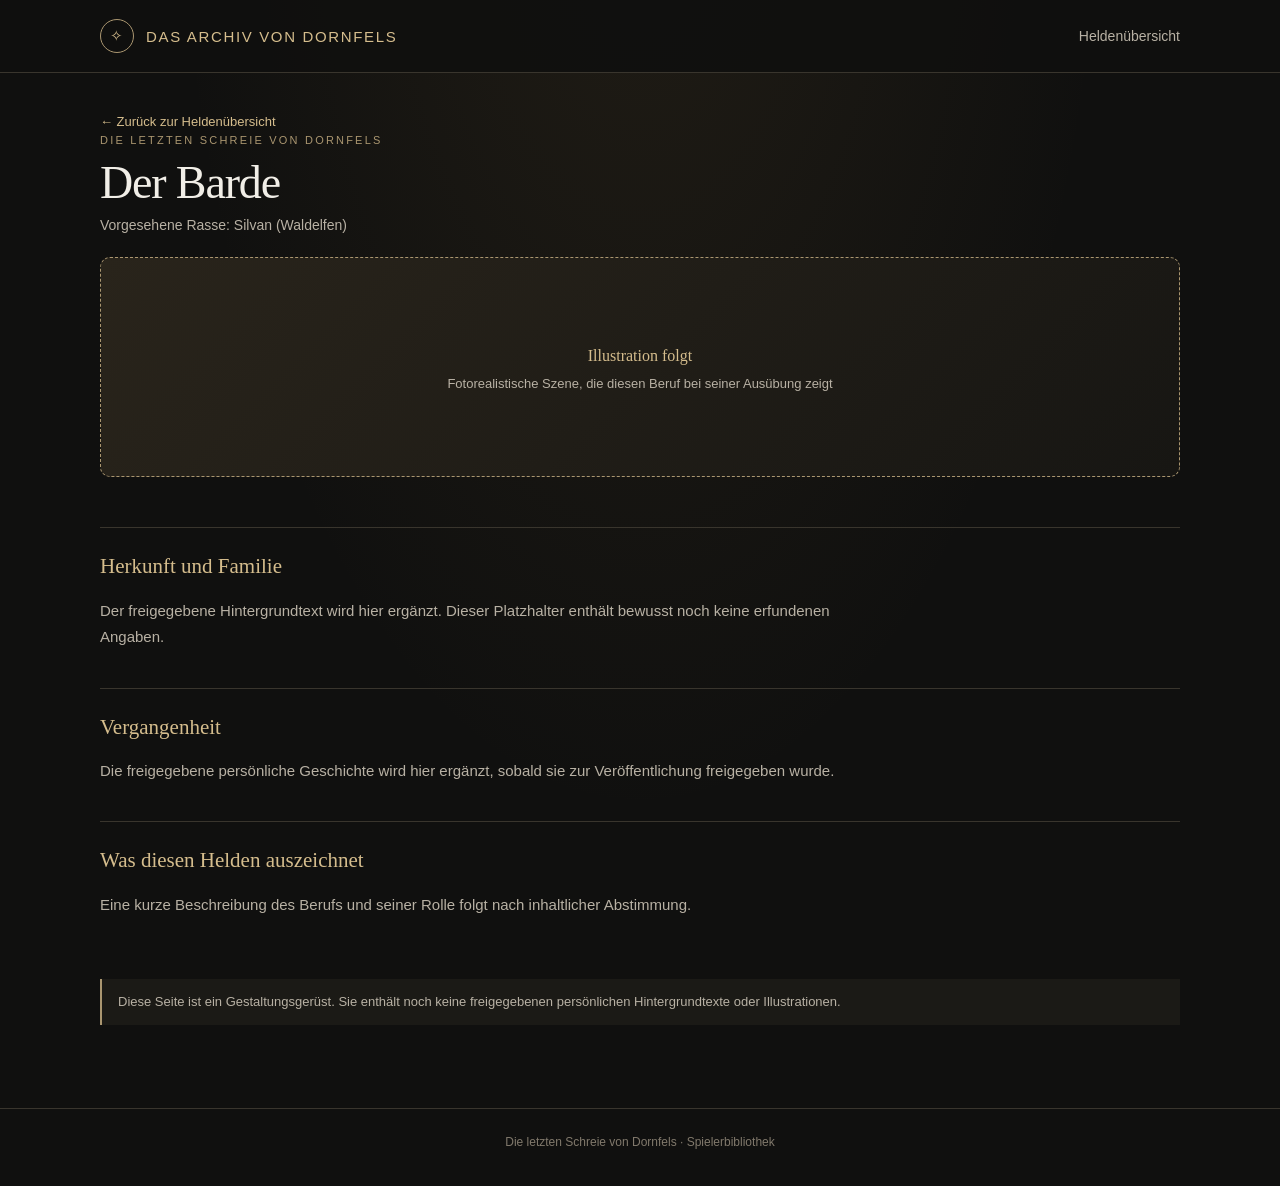
<file: charaktere/barde.html>
<!doctype html>
<html lang="de"><head><meta charset="utf-8"><meta name="viewport" content="width=device-width, initial-scale=1"><meta name="theme-color" content="#11100e"><title>Der Barde – Die Helden von Dornfels</title><link rel="stylesheet" href="../assets/site.css"></head>
<body><header><div class="wrap topbar"><a class="brand" href="../"><span class="brand-mark">✧</span><span>Das Archiv von Dornfels</span></a><nav><a href="../#hauptauswahl">Heldenübersicht</a></nav></div></header>
<main class="wrap"><section class="page-hero"><a class="back" href="../">← Zurück zur Heldenübersicht</a><div class="eyebrow">Die letzten Schreie von Dornfels</div><h1>Der Barde</h1><div class="race-label">Vorgesehene Rasse: Silvan (Waldelfen)</div>
<div class="image-placeholder" role="img" aria-label="Platzhalter für eine fotorealistische Berufsszene"><div>Illustration folgt<span>Fotorealistische Szene, die diesen Beruf bei seiner Ausübung zeigt</span></div></div>
</section>
<section class="content-section"><h2>Herkunft und Familie</h2><p>Der freigegebene Hintergrundtext wird hier ergänzt. Dieser Platzhalter enthält bewusst noch keine erfundenen Angaben.</p></section>
<section class="content-section"><h2>Vergangenheit</h2><p>Die freigegebene persönliche Geschichte wird hier ergänzt, sobald sie zur Veröffentlichung freigegeben wurde.</p></section>
<section class="content-section"><h2>Was diesen Helden auszeichnet</h2><p>Eine kurze Beschreibung des Berufs und seiner Rolle folgt nach inhaltlicher Abstimmung.</p></section>
<p class="notice">Diese Seite ist ein Gestaltungsgerüst. Sie enthält noch keine freigegebenen persönlichen Hintergrundtexte oder Illustrationen.</p>
</main><footer><div class="wrap">Die letzten Schreie von Dornfels · Spielerbibliothek</div></footer></body></html>
</file>
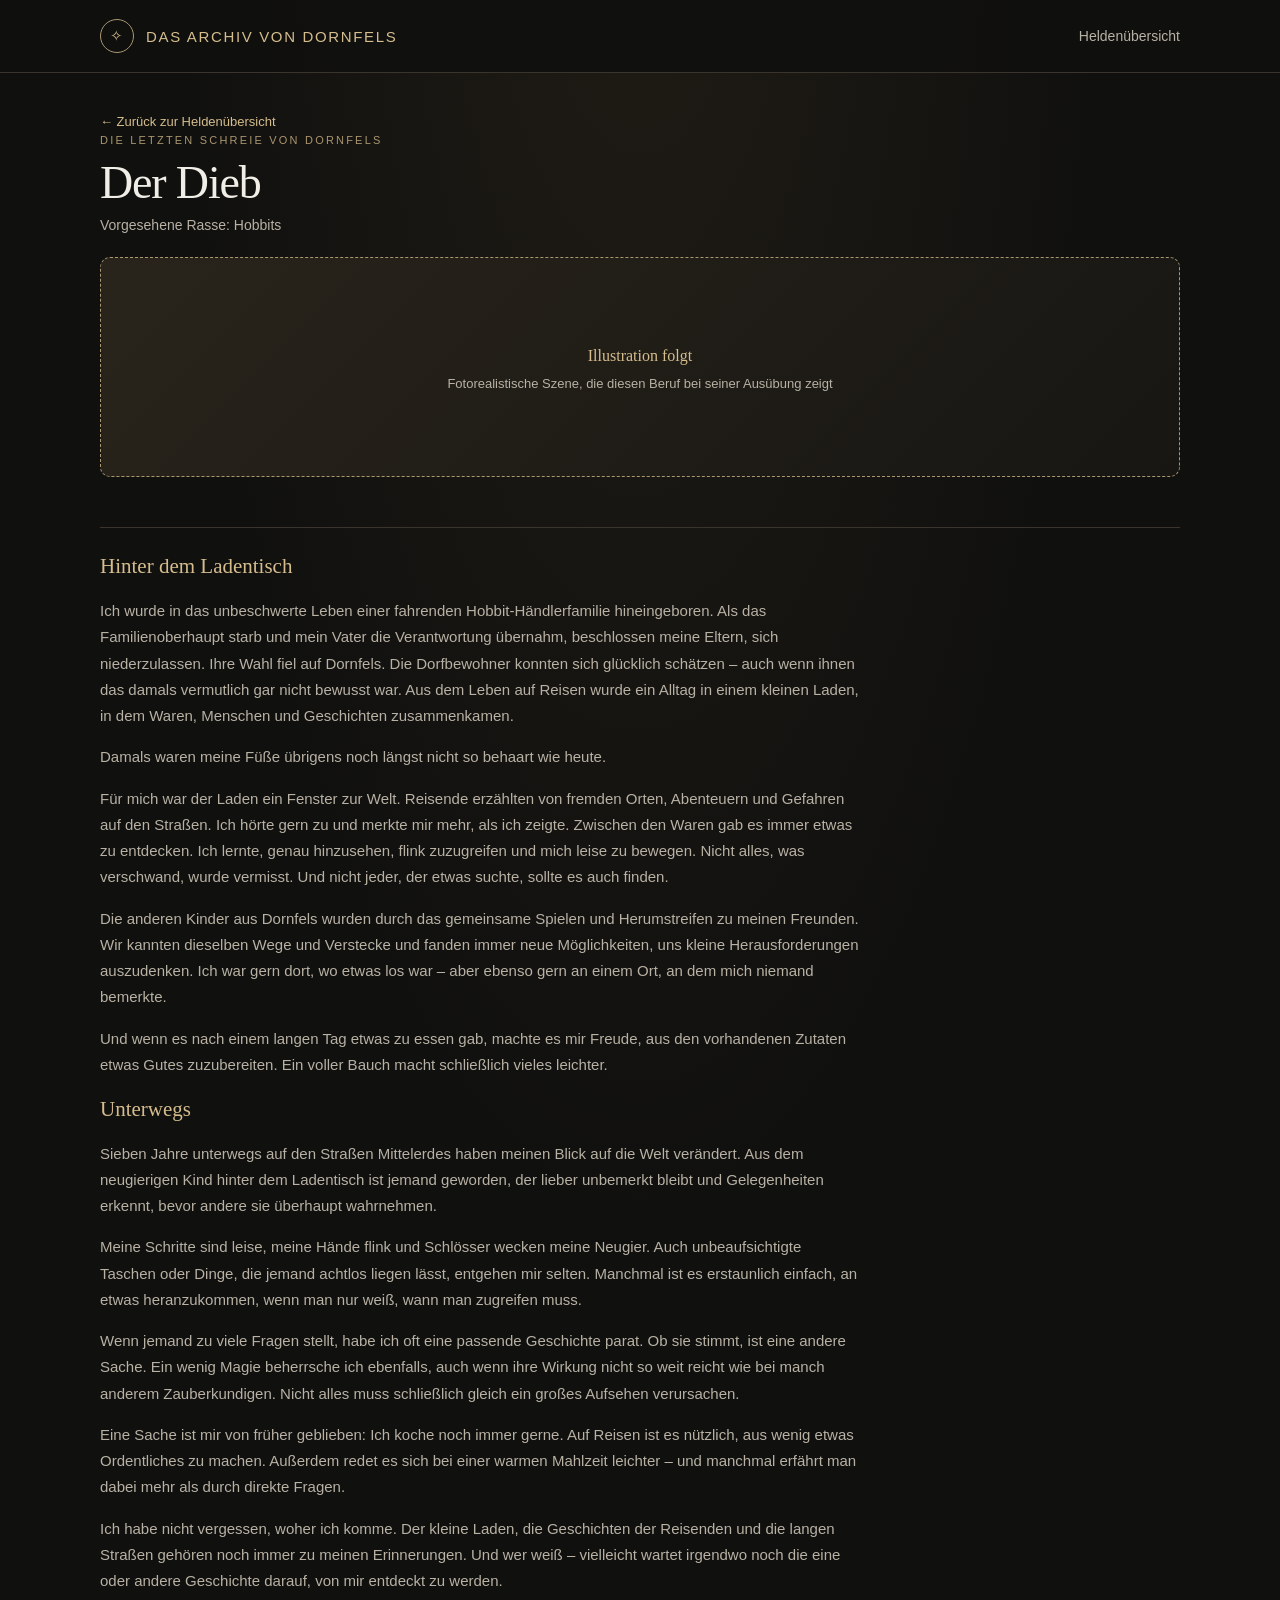
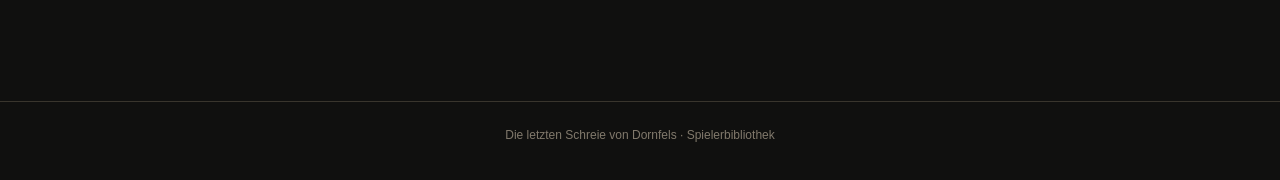
<file: charaktere/dieb.html>
<!doctype html>
<html lang="de">
<head>
<meta charset="utf-8">
<meta name="viewport" content="width=device-width, initial-scale=1">
<meta name="theme-color" content="#11100e">
<title>Der Dieb – Die Helden von Dornfels</title>
<link rel="stylesheet" href="../assets/site.css">
</head>
<body>
<header>
  <div class="wrap topbar">
    <a class="brand" href="../"><span class="brand-mark">✧</span><span>Das Archiv von Dornfels</span></a>
    <nav><a href="../#hauptauswahl">Heldenübersicht</a></nav>
  </div>
</header>
<main class="wrap">
  <section class="page-hero">
    <a class="back" href="../">← Zurück zur Heldenübersicht</a>
    <div class="eyebrow">Die letzten Schreie von Dornfels</div>
    <h1>Der Dieb</h1>
    <div class="race-label">Vorgesehene Rasse: Hobbits</div>
    <div class="image-placeholder" role="img" aria-label="Platzhalter für eine fotorealistische Berufsszene"><div>Illustration folgt<span>Fotorealistische Szene, die diesen Beruf bei seiner Ausübung zeigt</span></div></div>
  </section>
  <section class="content-section" id="background-story" hidden aria-live="polite">
    <div id="background-story-content"></div>
  </section>
  <script>
    (async () => {
      const section = document.getElementById("background-story");
      const target = document.getElementById("background-story-content");
      try {
        const response = await fetch("../content/dieb.md", { cache: "no-store" });
        if (!response.ok) return;
        const markdown = await response.text();
        const lines = markdown.split(/\r?\n/);
        let paragraph = [];
        const flushParagraph = () => {
          if (!paragraph.length) return;
          const p = document.createElement("p");
          p.textContent = paragraph.join(" ");
          target.appendChild(p);
          paragraph = [];
        };
        for (const line of lines) {
          if (line.startsWith("## ")) {
            flushParagraph();
            const heading = document.createElement("h2");
            heading.textContent = line.slice(3);
            target.appendChild(heading);
          } else if (line.startsWith("# ")) {
            flushParagraph();
            const heading = document.createElement("h2");
            heading.textContent = line.slice(2);
            target.appendChild(heading);
          } else if (!line.trim()) {
            flushParagraph();
          } else {
            paragraph.push(line.trim());
          }
        }
        flushParagraph();
        if (target.childElementCount) section.hidden = false;
      } catch (error) {
        console.error("Die Dieb-Hintergrundgeschichte konnte nicht geladen werden.", error);
      }
    })();
  </script>
</main>
<footer><div class="wrap">Die letzten Schreie von Dornfels · Spielerbibliothek</div></footer>
</body>
</html>
</file>
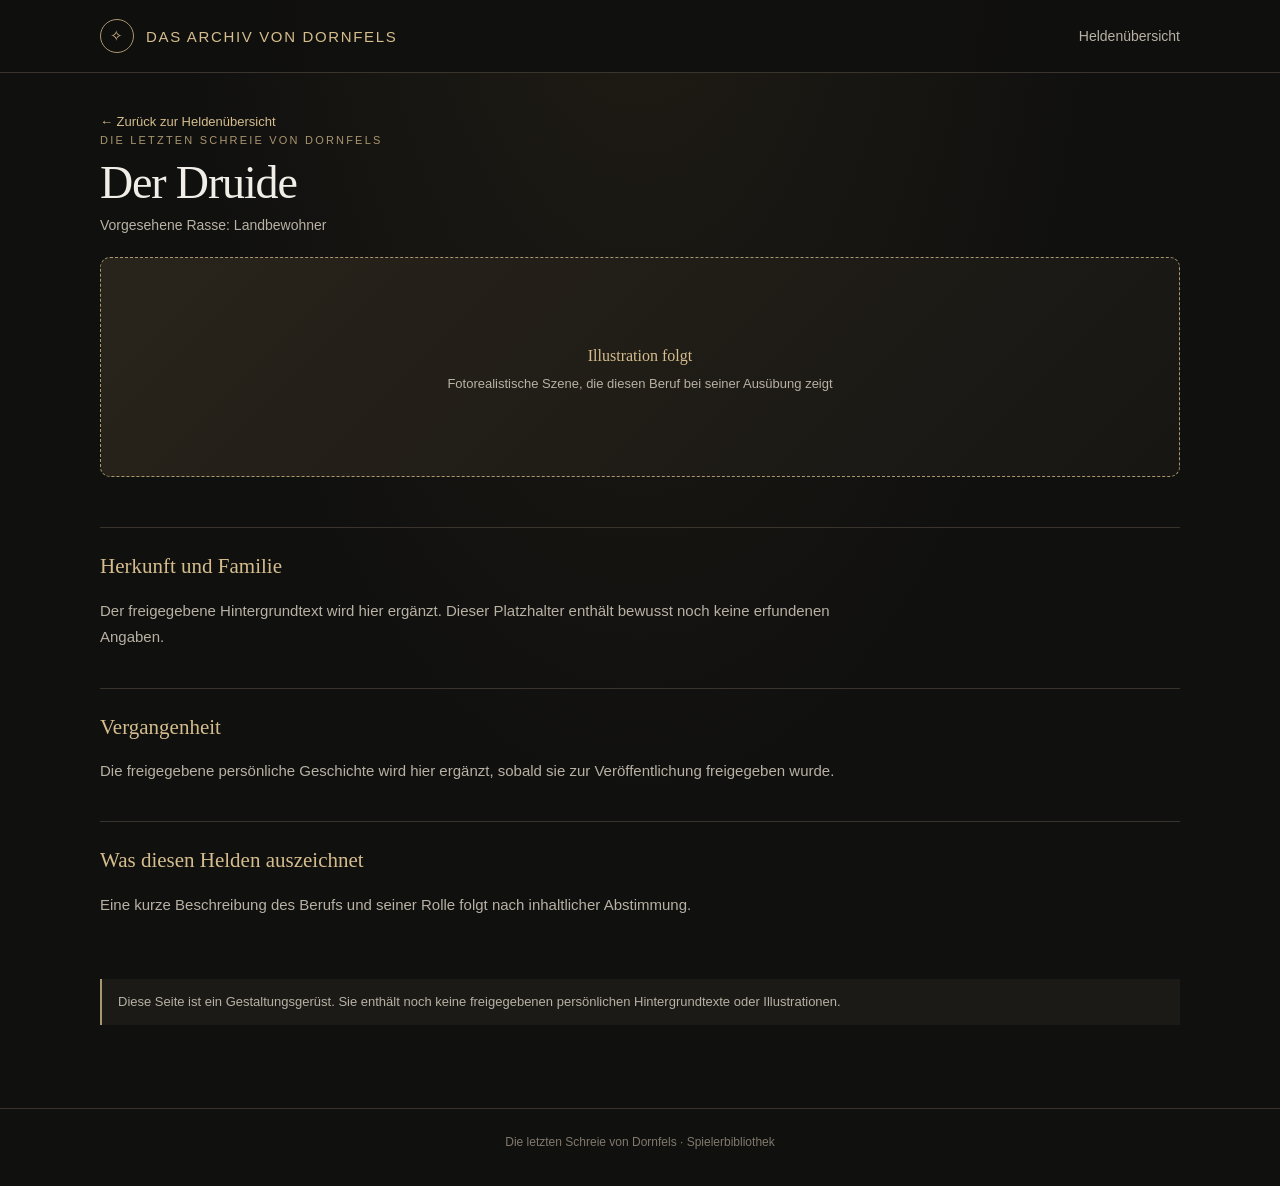
<file: charaktere/druide.html>
<!doctype html>
<html lang="de"><head><meta charset="utf-8"><meta name="viewport" content="width=device-width, initial-scale=1"><meta name="theme-color" content="#11100e"><title>Der Druide – Die Helden von Dornfels</title><link rel="stylesheet" href="../assets/site.css"></head>
<body><header><div class="wrap topbar"><a class="brand" href="../"><span class="brand-mark">✧</span><span>Das Archiv von Dornfels</span></a><nav><a href="../#hauptauswahl">Heldenübersicht</a></nav></div></header>
<main class="wrap"><section class="page-hero"><a class="back" href="../">← Zurück zur Heldenübersicht</a><div class="eyebrow">Die letzten Schreie von Dornfels</div><h1>Der Druide</h1><div class="race-label">Vorgesehene Rasse: Landbewohner</div>
<div class="image-placeholder" role="img" aria-label="Platzhalter für eine fotorealistische Berufsszene"><div>Illustration folgt<span>Fotorealistische Szene, die diesen Beruf bei seiner Ausübung zeigt</span></div></div>
</section>
<section class="content-section"><h2>Herkunft und Familie</h2><p>Der freigegebene Hintergrundtext wird hier ergänzt. Dieser Platzhalter enthält bewusst noch keine erfundenen Angaben.</p></section>
<section class="content-section"><h2>Vergangenheit</h2><p>Die freigegebene persönliche Geschichte wird hier ergänzt, sobald sie zur Veröffentlichung freigegeben wurde.</p></section>
<section class="content-section"><h2>Was diesen Helden auszeichnet</h2><p>Eine kurze Beschreibung des Berufs und seiner Rolle folgt nach inhaltlicher Abstimmung.</p></section>
<p class="notice">Diese Seite ist ein Gestaltungsgerüst. Sie enthält noch keine freigegebenen persönlichen Hintergrundtexte oder Illustrationen.</p>
</main><footer><div class="wrap">Die letzten Schreie von Dornfels · Spielerbibliothek</div></footer></body></html>
</file>
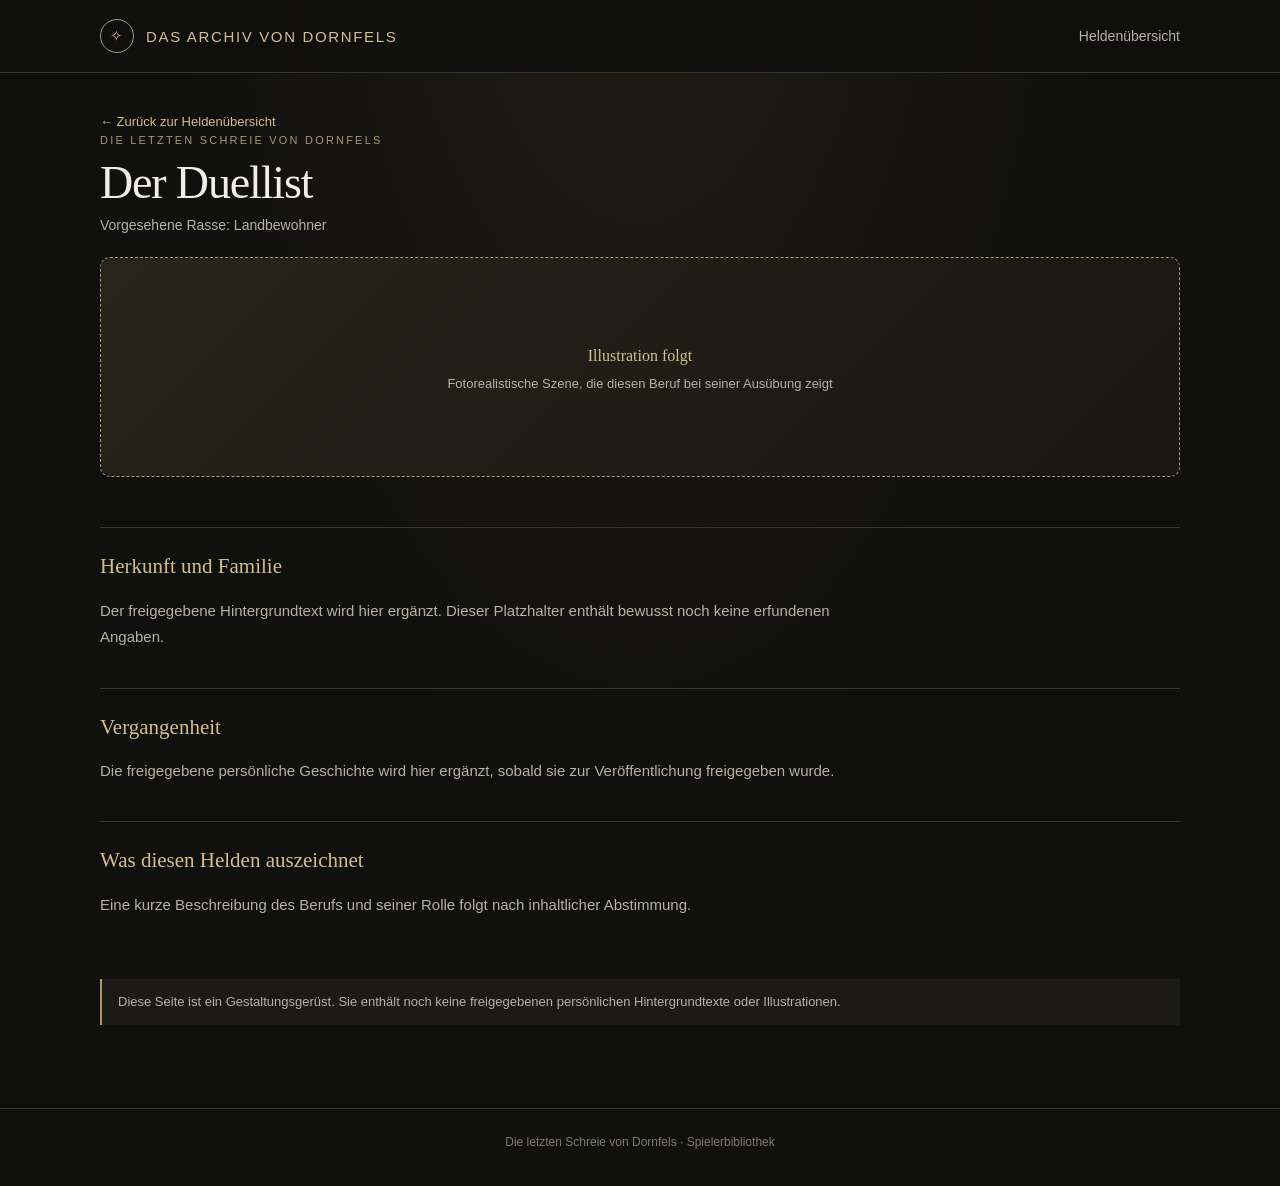
<file: charaktere/duellist.html>
<!doctype html>
<html lang="de"><head><meta charset="utf-8"><meta name="viewport" content="width=device-width, initial-scale=1"><meta name="theme-color" content="#11100e"><title>Der Duellist – Die Helden von Dornfels</title><link rel="stylesheet" href="../assets/site.css"></head>
<body><header><div class="wrap topbar"><a class="brand" href="../"><span class="brand-mark">✧</span><span>Das Archiv von Dornfels</span></a><nav><a href="../#hauptauswahl">Heldenübersicht</a></nav></div></header>
<main class="wrap"><section class="page-hero"><a class="back" href="../">← Zurück zur Heldenübersicht</a><div class="eyebrow">Die letzten Schreie von Dornfels</div><h1>Der Duellist</h1><div class="race-label">Vorgesehene Rasse: Landbewohner</div>
<div class="image-placeholder" role="img" aria-label="Platzhalter für eine fotorealistische Berufsszene"><div>Illustration folgt<span>Fotorealistische Szene, die diesen Beruf bei seiner Ausübung zeigt</span></div></div>
</section>
<section class="content-section"><h2>Herkunft und Familie</h2><p>Der freigegebene Hintergrundtext wird hier ergänzt. Dieser Platzhalter enthält bewusst noch keine erfundenen Angaben.</p></section>
<section class="content-section"><h2>Vergangenheit</h2><p>Die freigegebene persönliche Geschichte wird hier ergänzt, sobald sie zur Veröffentlichung freigegeben wurde.</p></section>
<section class="content-section"><h2>Was diesen Helden auszeichnet</h2><p>Eine kurze Beschreibung des Berufs und seiner Rolle folgt nach inhaltlicher Abstimmung.</p></section>
<p class="notice">Diese Seite ist ein Gestaltungsgerüst. Sie enthält noch keine freigegebenen persönlichen Hintergrundtexte oder Illustrationen.</p>
</main><footer><div class="wrap">Die letzten Schreie von Dornfels · Spielerbibliothek</div></footer></body></html>
</file>
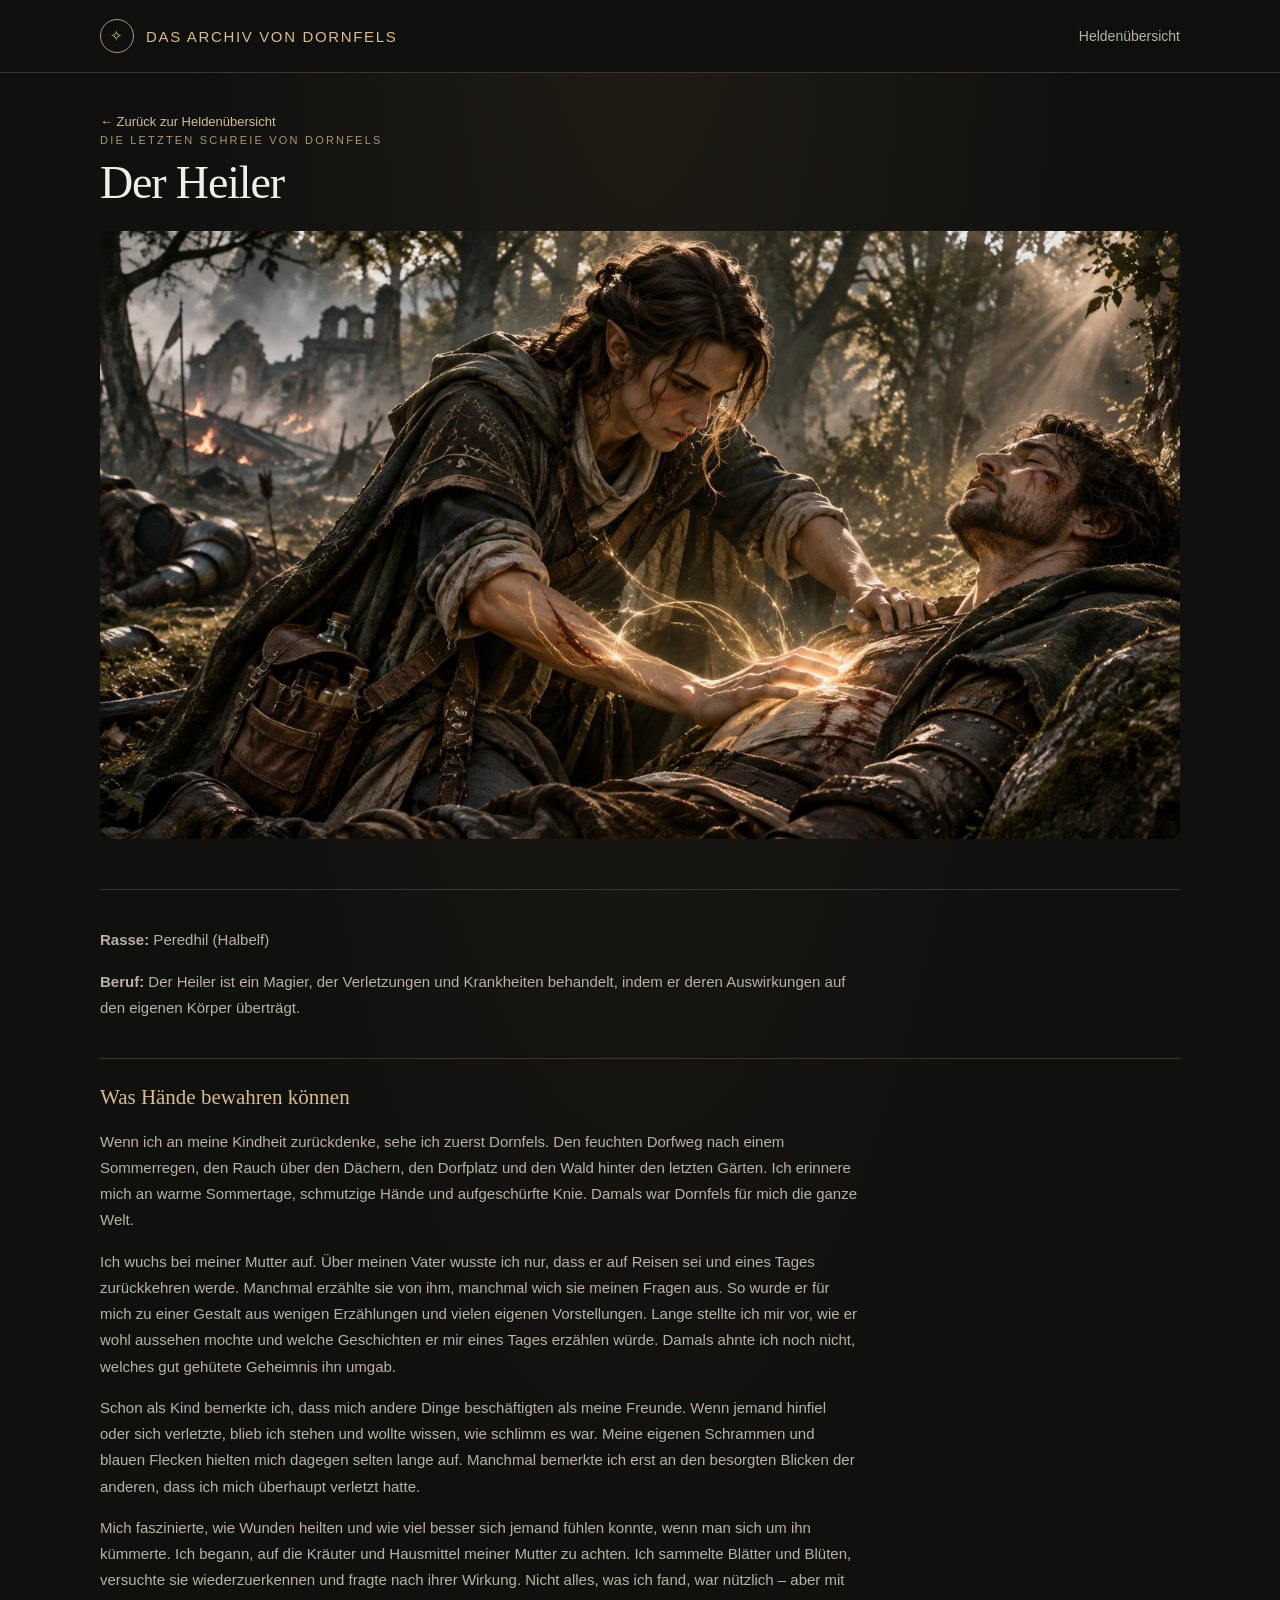
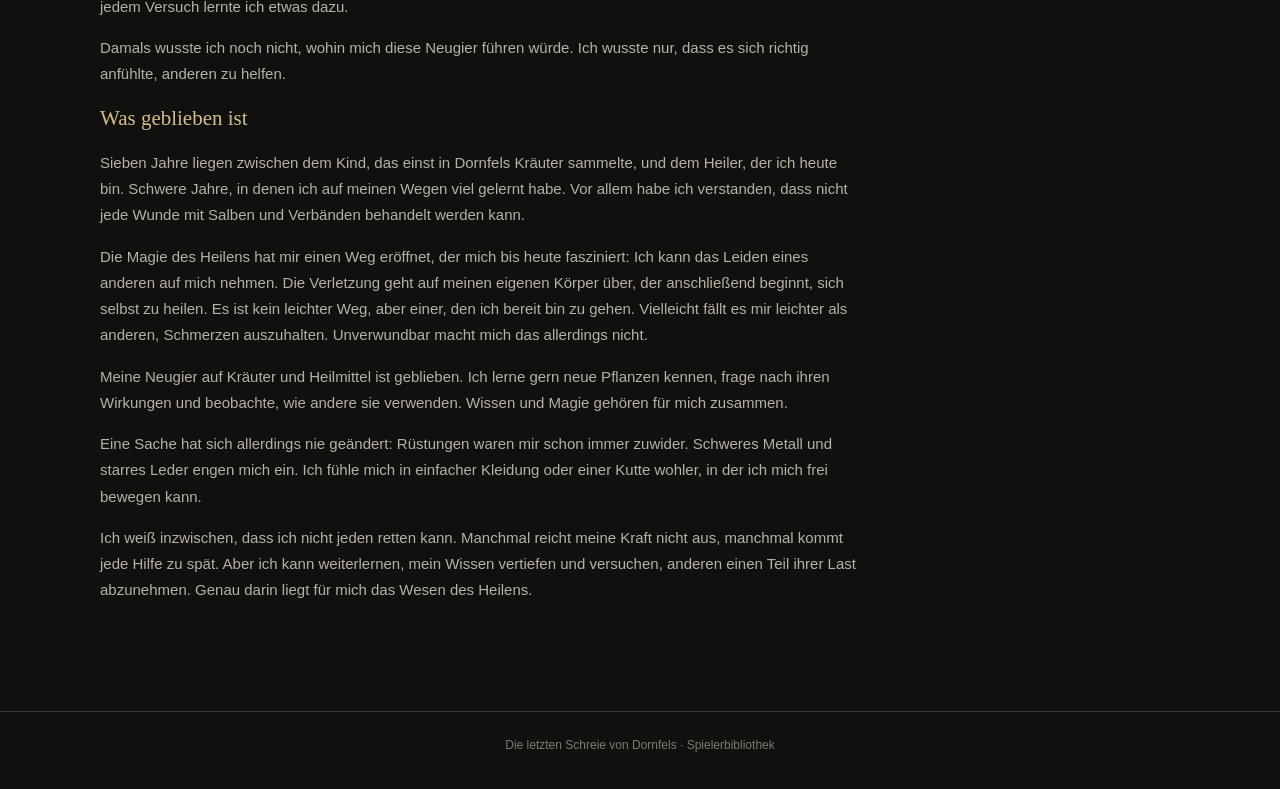
<file: charaktere/heiler.html>
<!doctype html>
<html lang="de">
<head>
<meta charset="utf-8">
<meta name="viewport" content="width=device-width, initial-scale=1">
<meta name="theme-color" content="#11100e">
<title>Der Heiler – Die Helden von Dornfels</title>
<link rel="stylesheet" href="../assets/site.css">
</head>
<body>
<header>
  <div class="wrap topbar">
    <a class="brand" href="../"><span class="brand-mark">✧</span><span>Das Archiv von Dornfels</span></a>
    <nav><a href="../#hauptauswahl">Heldenübersicht</a></nav>
  </div>
</header>
<main class="wrap">
  <section class="page-hero">
    <a class="back" href="../">← Zurück zur Heldenübersicht</a>
    <div class="eyebrow">Die letzten Schreie von Dornfels</div>
    <h1>Der Heiler</h1>
    <img class="character-image" src="../assets/heiler-schlachtfeld.jpg" alt="Ein Heiler versorgt einen verwundeten Kämpfer auf einem Schlachtfeld">
  </section>
  <section class="content-section">
    <p><strong>Rasse:</strong> Peredhil (Halbelf)</p>
    <p><strong>Beruf:</strong> Der Heiler ist ein Magier, der Verletzungen und Krankheiten behandelt, indem er deren Auswirkungen auf den eigenen Körper überträgt.</p>
  </section>
  <section class="content-section" id="background-story" hidden aria-live="polite">
    <div id="background-story-content"></div>
  </section>
  <script>
    (async () => {
      const section = document.getElementById("background-story");
      const target = document.getElementById("background-story-content");
      try {
        const response = await fetch("../content/heiler.md", { cache: "no-store" });
        if (!response.ok) return;
        const markdown = await response.text();
        const lines = markdown.split(/\r?\n/);
        let paragraph = [];
        const flushParagraph = () => {
          if (!paragraph.length) return;
          const p = document.createElement("p");
          p.textContent = paragraph.join(" ");
          target.appendChild(p);
          paragraph = [];
        };
        for (const line of lines) {
          if (line.startsWith("## ")) {
            flushParagraph();
            const heading = document.createElement("h2");
            heading.textContent = line.slice(3);
            target.appendChild(heading);
          } else if (line.startsWith("# ")) {
            flushParagraph();
            const heading = document.createElement("h2");
            heading.textContent = line.slice(2);
            target.appendChild(heading);
          } else if (!line.trim()) {
            flushParagraph();
          } else {
            paragraph.push(line.trim());
          }
        }
        flushParagraph();
        if (target.childElementCount) section.hidden = false;
      } catch (error) {
        console.error("Die freigegebene Heiler-Hintergrundgeschichte konnte nicht geladen werden.", error);
      }
    })();
  </script>
</main>
<footer><div class="wrap">Die letzten Schreie von Dornfels · Spielerbibliothek</div></footer>
</body>
</html>
</file>
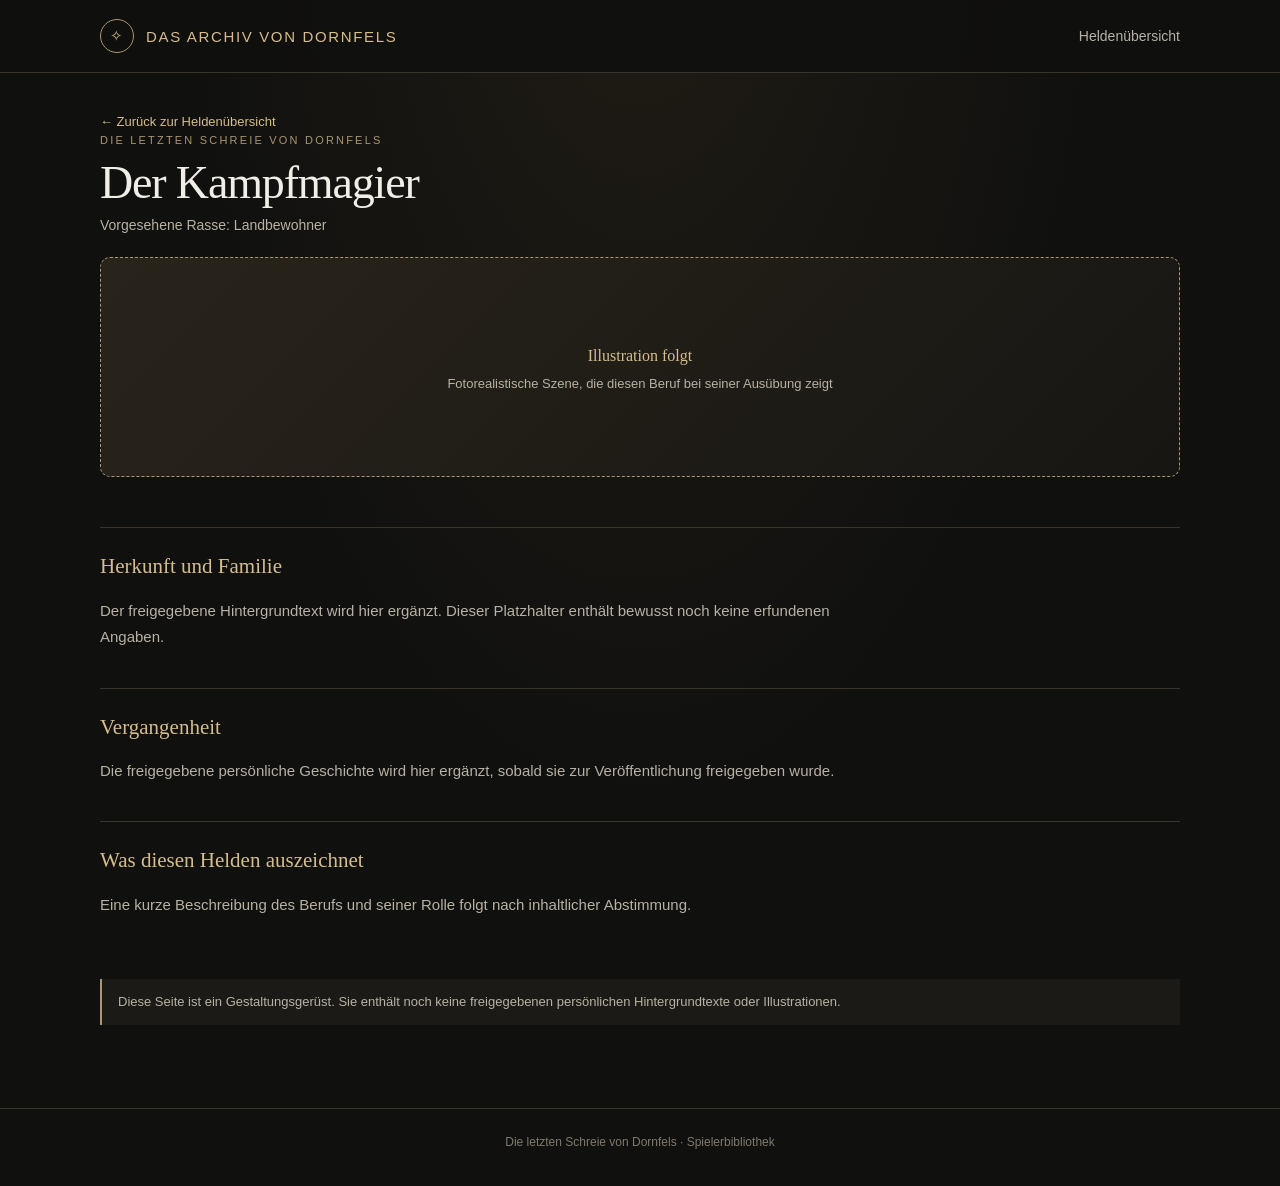
<file: charaktere/kampfmagier.html>
<!doctype html>
<html lang="de"><head><meta charset="utf-8"><meta name="viewport" content="width=device-width, initial-scale=1"><meta name="theme-color" content="#11100e"><title>Der Kampfmagier – Die Helden von Dornfels</title><link rel="stylesheet" href="../assets/site.css"></head>
<body><header><div class="wrap topbar"><a class="brand" href="../"><span class="brand-mark">✧</span><span>Das Archiv von Dornfels</span></a><nav><a href="../#hauptauswahl">Heldenübersicht</a></nav></div></header>
<main class="wrap"><section class="page-hero"><a class="back" href="../">← Zurück zur Heldenübersicht</a><div class="eyebrow">Die letzten Schreie von Dornfels</div><h1>Der Kampfmagier</h1><div class="race-label">Vorgesehene Rasse: Landbewohner</div>
<div class="image-placeholder" role="img" aria-label="Platzhalter für eine fotorealistische Berufsszene"><div>Illustration folgt<span>Fotorealistische Szene, die diesen Beruf bei seiner Ausübung zeigt</span></div></div>
</section>
<section class="content-section"><h2>Herkunft und Familie</h2><p>Der freigegebene Hintergrundtext wird hier ergänzt. Dieser Platzhalter enthält bewusst noch keine erfundenen Angaben.</p></section>
<section class="content-section"><h2>Vergangenheit</h2><p>Die freigegebene persönliche Geschichte wird hier ergänzt, sobald sie zur Veröffentlichung freigegeben wurde.</p></section>
<section class="content-section"><h2>Was diesen Helden auszeichnet</h2><p>Eine kurze Beschreibung des Berufs und seiner Rolle folgt nach inhaltlicher Abstimmung.</p></section>
<p class="notice">Diese Seite ist ein Gestaltungsgerüst. Sie enthält noch keine freigegebenen persönlichen Hintergrundtexte oder Illustrationen.</p>
</main><footer><div class="wrap">Die letzten Schreie von Dornfels · Spielerbibliothek</div></footer></body></html>
</file>
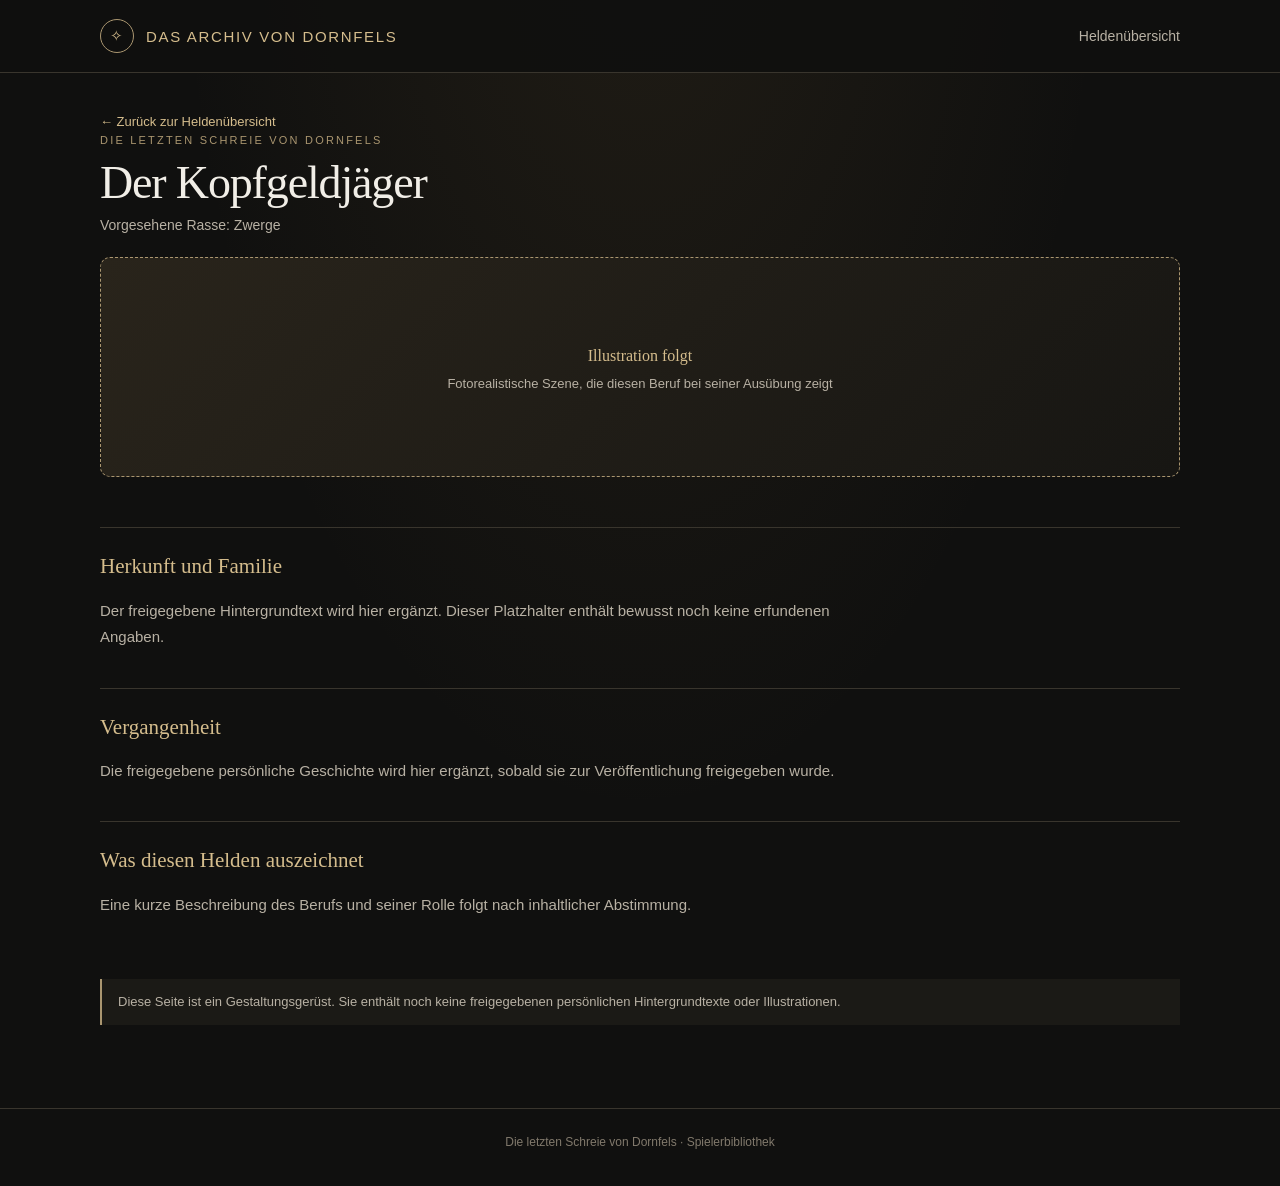
<file: charaktere/kopfgeldjaeger.html>
<!doctype html>
<html lang="de"><head><meta charset="utf-8"><meta name="viewport" content="width=device-width, initial-scale=1"><meta name="theme-color" content="#11100e"><title>Der Kopfgeldjäger – Die Helden von Dornfels</title><link rel="stylesheet" href="../assets/site.css"></head>
<body><header><div class="wrap topbar"><a class="brand" href="../"><span class="brand-mark">✧</span><span>Das Archiv von Dornfels</span></a><nav><a href="../#hauptauswahl">Heldenübersicht</a></nav></div></header>
<main class="wrap"><section class="page-hero"><a class="back" href="../">← Zurück zur Heldenübersicht</a><div class="eyebrow">Die letzten Schreie von Dornfels</div><h1>Der Kopfgeldjäger</h1><div class="race-label">Vorgesehene Rasse: Zwerge</div>
<div class="image-placeholder" role="img" aria-label="Platzhalter für eine fotorealistische Berufsszene"><div>Illustration folgt<span>Fotorealistische Szene, die diesen Beruf bei seiner Ausübung zeigt</span></div></div>
</section>
<section class="content-section"><h2>Herkunft und Familie</h2><p>Der freigegebene Hintergrundtext wird hier ergänzt. Dieser Platzhalter enthält bewusst noch keine erfundenen Angaben.</p></section>
<section class="content-section"><h2>Vergangenheit</h2><p>Die freigegebene persönliche Geschichte wird hier ergänzt, sobald sie zur Veröffentlichung freigegeben wurde.</p></section>
<section class="content-section"><h2>Was diesen Helden auszeichnet</h2><p>Eine kurze Beschreibung des Berufs und seiner Rolle folgt nach inhaltlicher Abstimmung.</p></section>
<p class="notice">Diese Seite ist ein Gestaltungsgerüst. Sie enthält noch keine freigegebenen persönlichen Hintergrundtexte oder Illustrationen.</p>
</main><footer><div class="wrap">Die letzten Schreie von Dornfels · Spielerbibliothek</div></footer></body></html>
</file>
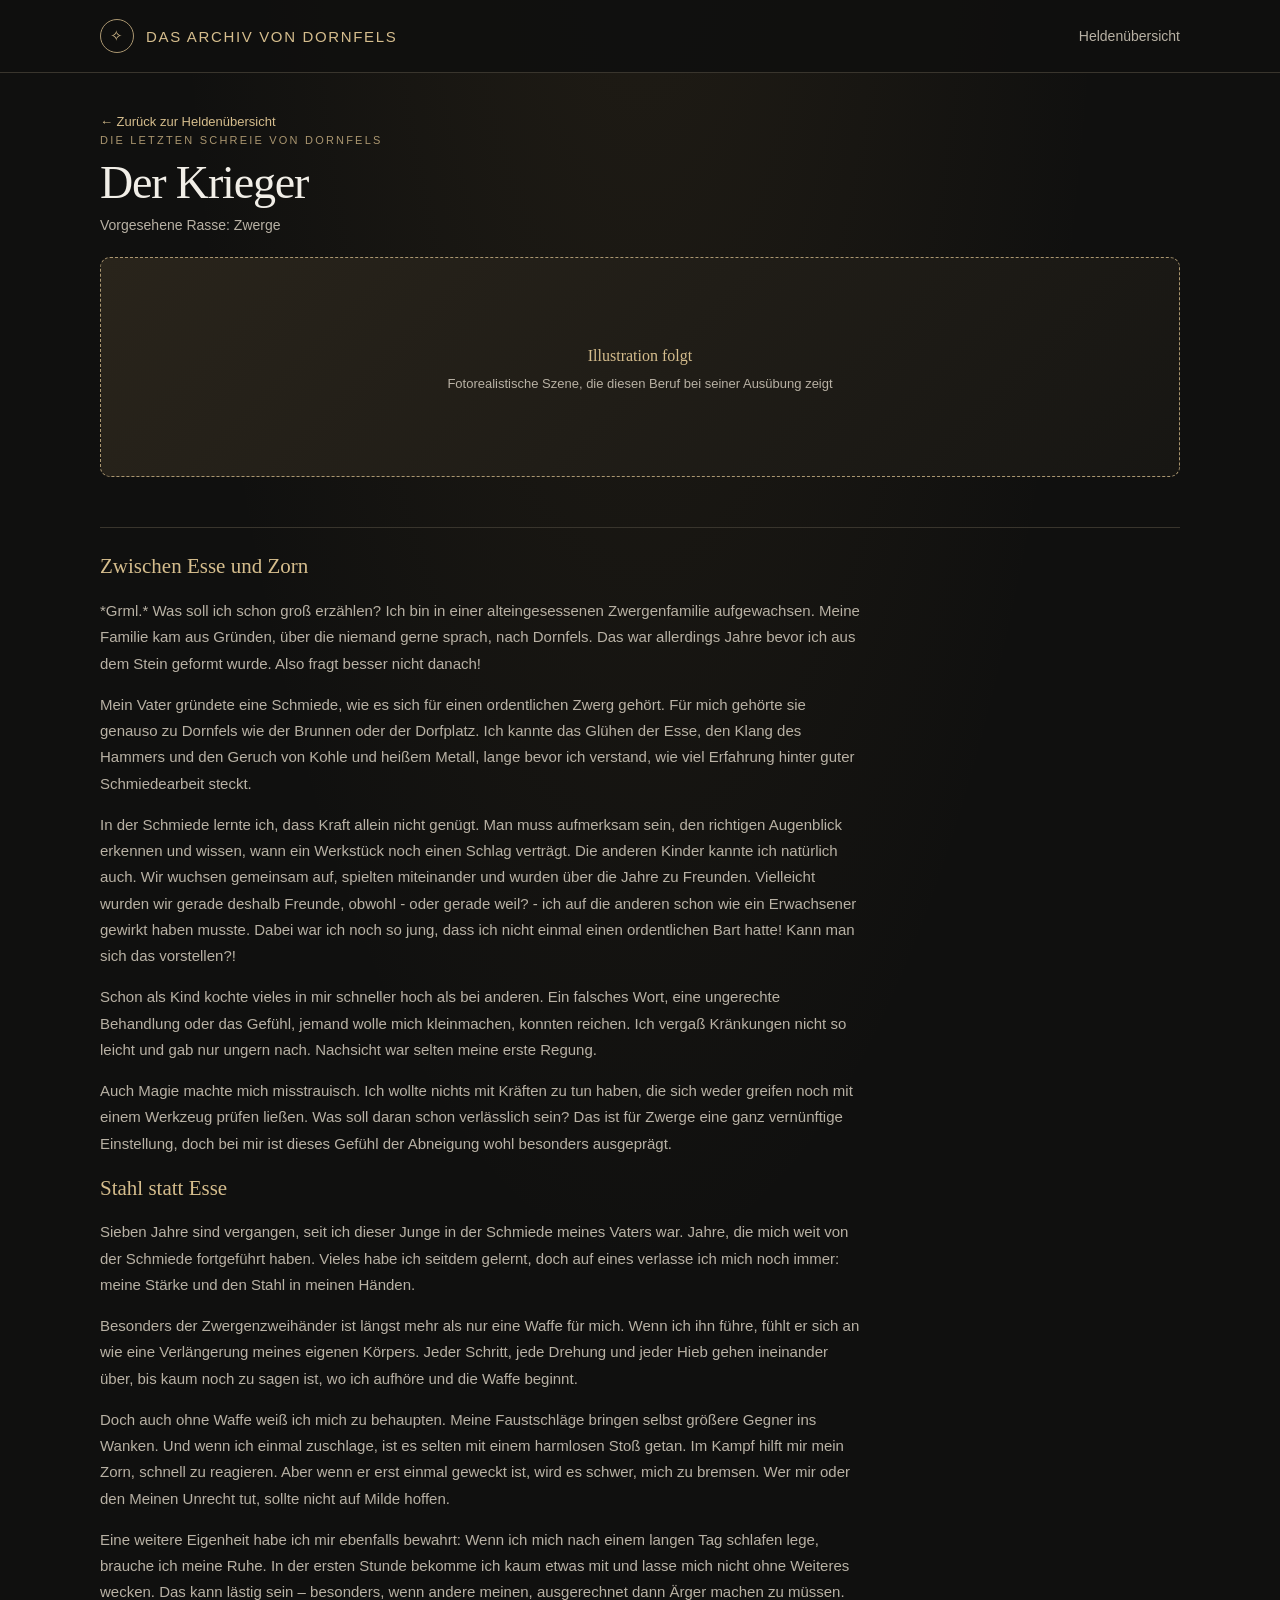
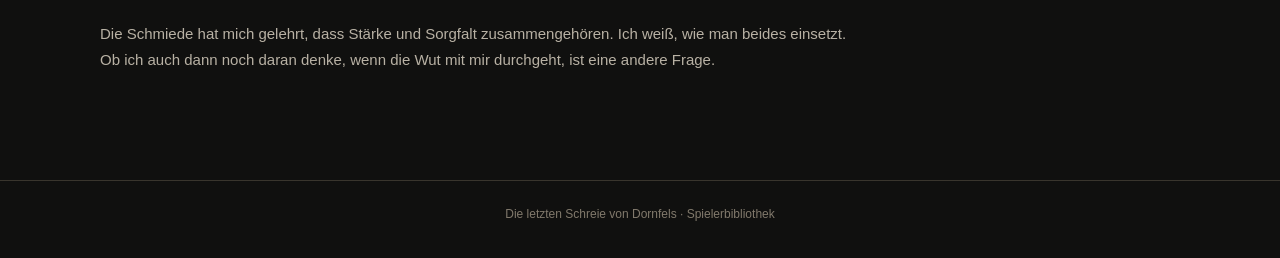
<file: charaktere/krieger.html>
<!doctype html>
<html lang="de">
<head>
<meta charset="utf-8">
<meta name="viewport" content="width=device-width, initial-scale=1">
<meta name="theme-color" content="#11100e">
<title>Der Krieger – Die Helden von Dornfels</title>
<link rel="stylesheet" href="../assets/site.css">
</head>
<body>
<header>
  <div class="wrap topbar">
    <a class="brand" href="../"><span class="brand-mark">✧</span><span>Das Archiv von Dornfels</span></a>
    <nav><a href="../#hauptauswahl">Heldenübersicht</a></nav>
  </div>
</header>
<main class="wrap">
  <section class="page-hero">
    <a class="back" href="../">← Zurück zur Heldenübersicht</a>
    <div class="eyebrow">Die letzten Schreie von Dornfels</div>
    <h1>Der Krieger</h1>
    <div class="race-label">Vorgesehene Rasse: Zwerge</div>
    <div class="image-placeholder" role="img" aria-label="Platzhalter für eine fotorealistische Berufsszene"><div>Illustration folgt<span>Fotorealistische Szene, die diesen Beruf bei seiner Ausübung zeigt</span></div></div>
  </section>
  <section class="content-section" id="background-story" hidden aria-live="polite">
    <div id="background-story-content"></div>
  </section>
  <script>
    (async () => {
      const section = document.getElementById("background-story");
      const target = document.getElementById("background-story-content");
      try {
        const response = await fetch("../content/krieger.md", { cache: "no-store" });
        if (!response.ok) return;
        const markdown = await response.text();
        const lines = markdown.split(/\r?\n/);
        let paragraph = [];
        const flushParagraph = () => {
          if (!paragraph.length) return;
          const p = document.createElement("p");
          p.textContent = paragraph.join(" ");
          target.appendChild(p);
          paragraph = [];
        };
        for (const line of lines) {
          if (line.startsWith("## ")) {
            flushParagraph();
            const heading = document.createElement("h2");
            heading.textContent = line.slice(3);
            target.appendChild(heading);
          } else if (line.startsWith("# ")) {
            flushParagraph();
            const heading = document.createElement("h2");
            heading.textContent = line.slice(2);
            target.appendChild(heading);
          } else if (!line.trim()) {
            flushParagraph();
          } else {
            paragraph.push(line.trim());
          }
        }
        flushParagraph();
        if (target.childElementCount) section.hidden = false;
      } catch (error) {
        console.error("Die Krieger-Hintergrundgeschichte konnte nicht geladen werden.", error);
      }
    })();
  </script>
</main>
<footer><div class="wrap">Die letzten Schreie von Dornfels · Spielerbibliothek</div></footer>
</body>
</html>
</file>
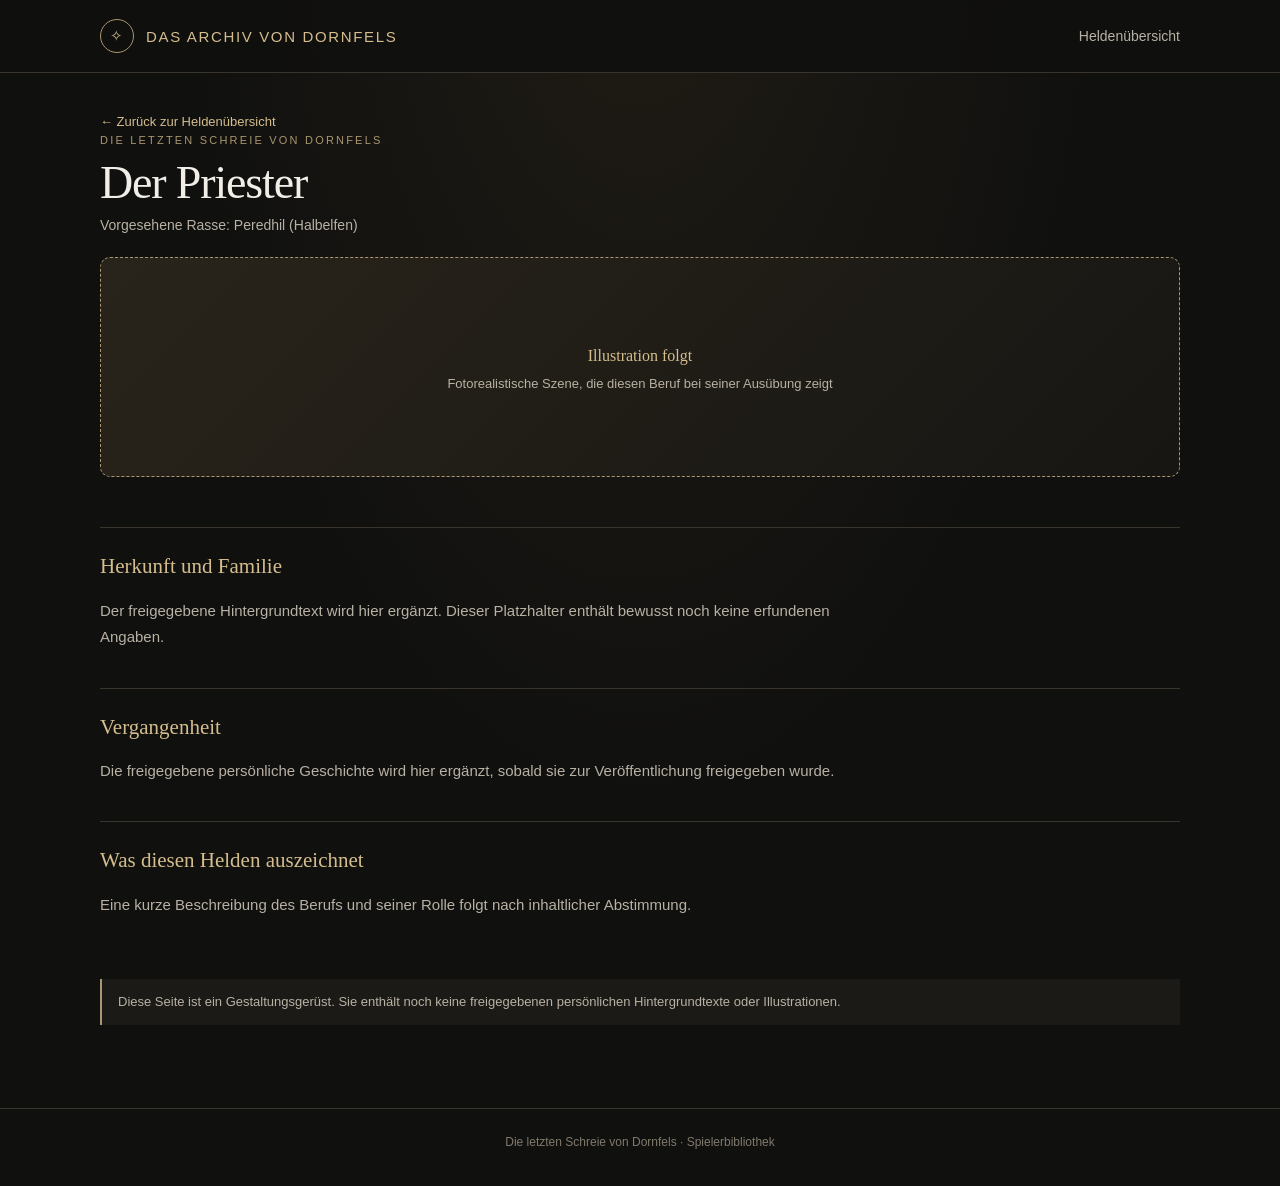
<file: charaktere/priester.html>
<!doctype html>
<html lang="de"><head><meta charset="utf-8"><meta name="viewport" content="width=device-width, initial-scale=1"><meta name="theme-color" content="#11100e"><title>Der Priester – Die Helden von Dornfels</title><link rel="stylesheet" href="../assets/site.css"></head>
<body><header><div class="wrap topbar"><a class="brand" href="../"><span class="brand-mark">✧</span><span>Das Archiv von Dornfels</span></a><nav><a href="../#hauptauswahl">Heldenübersicht</a></nav></div></header>
<main class="wrap"><section class="page-hero"><a class="back" href="../">← Zurück zur Heldenübersicht</a><div class="eyebrow">Die letzten Schreie von Dornfels</div><h1>Der Priester</h1><div class="race-label">Vorgesehene Rasse: Peredhil (Halbelfen)</div>
<div class="image-placeholder" role="img" aria-label="Platzhalter für eine fotorealistische Berufsszene"><div>Illustration folgt<span>Fotorealistische Szene, die diesen Beruf bei seiner Ausübung zeigt</span></div></div>
</section>
<section class="content-section"><h2>Herkunft und Familie</h2><p>Der freigegebene Hintergrundtext wird hier ergänzt. Dieser Platzhalter enthält bewusst noch keine erfundenen Angaben.</p></section>
<section class="content-section"><h2>Vergangenheit</h2><p>Die freigegebene persönliche Geschichte wird hier ergänzt, sobald sie zur Veröffentlichung freigegeben wurde.</p></section>
<section class="content-section"><h2>Was diesen Helden auszeichnet</h2><p>Eine kurze Beschreibung des Berufs und seiner Rolle folgt nach inhaltlicher Abstimmung.</p></section>
<p class="notice">Diese Seite ist ein Gestaltungsgerüst. Sie enthält noch keine freigegebenen persönlichen Hintergrundtexte oder Illustrationen.</p>
</main><footer><div class="wrap">Die letzten Schreie von Dornfels · Spielerbibliothek</div></footer></body></html>
</file>
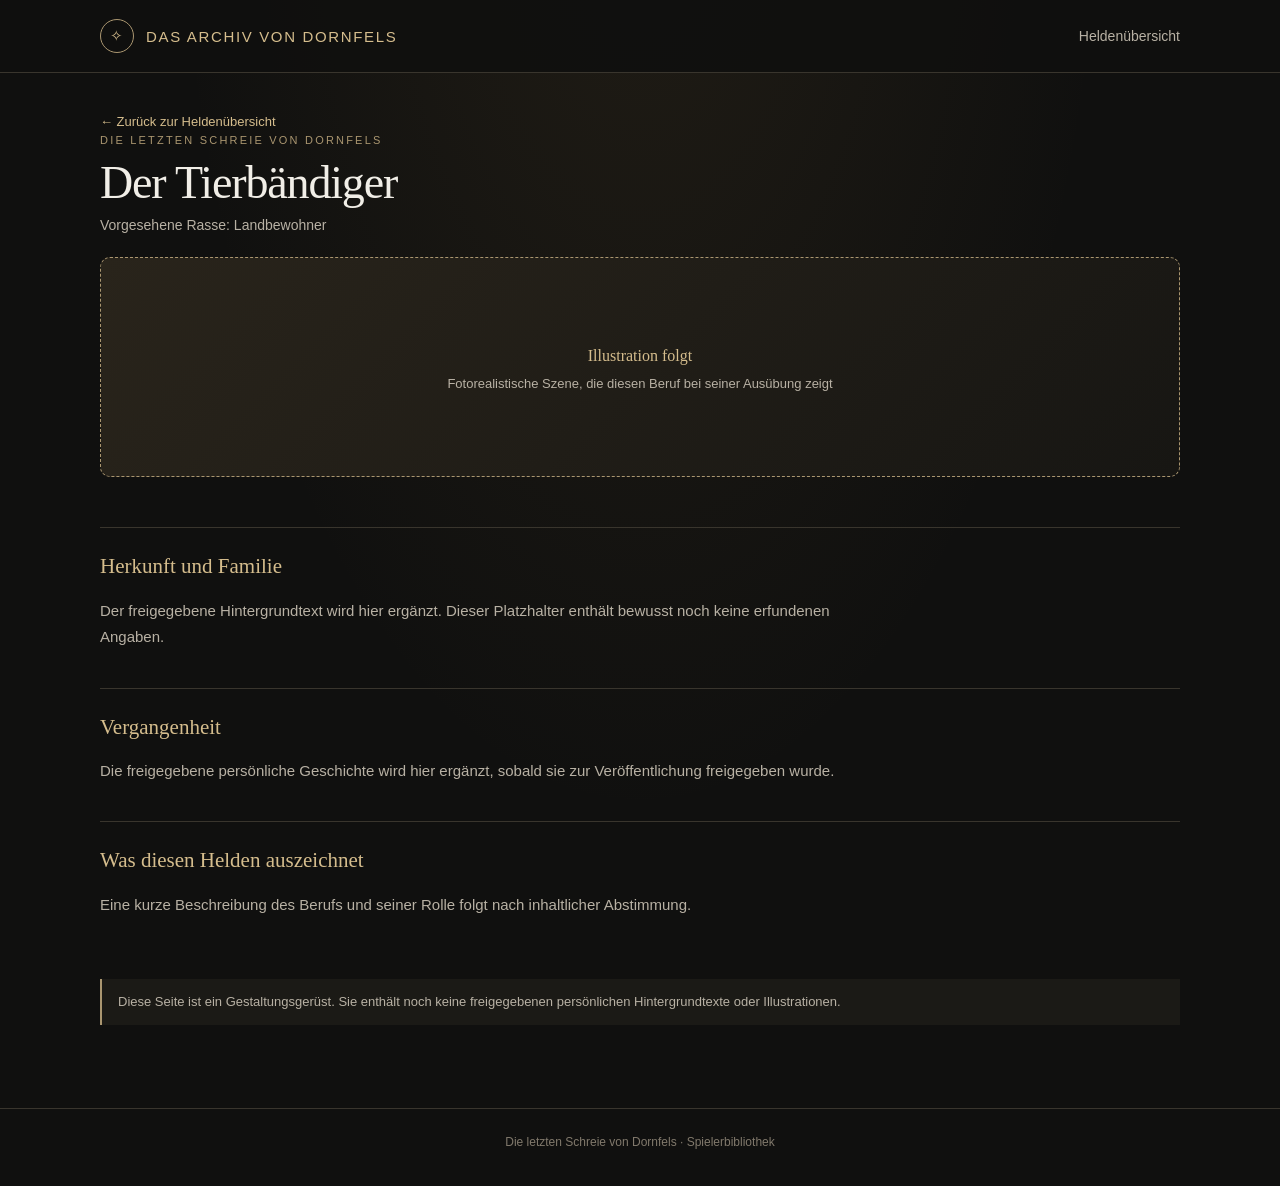
<file: charaktere/tierbaendiger.html>
<!doctype html>
<html lang="de"><head><meta charset="utf-8"><meta name="viewport" content="width=device-width, initial-scale=1"><meta name="theme-color" content="#11100e"><title>Der Tierbändiger – Die Helden von Dornfels</title><link rel="stylesheet" href="../assets/site.css"></head>
<body><header><div class="wrap topbar"><a class="brand" href="../"><span class="brand-mark">✧</span><span>Das Archiv von Dornfels</span></a><nav><a href="../#hauptauswahl">Heldenübersicht</a></nav></div></header>
<main class="wrap"><section class="page-hero"><a class="back" href="../">← Zurück zur Heldenübersicht</a><div class="eyebrow">Die letzten Schreie von Dornfels</div><h1>Der Tierbändiger</h1><div class="race-label">Vorgesehene Rasse: Landbewohner</div>
<div class="image-placeholder" role="img" aria-label="Platzhalter für eine fotorealistische Berufsszene"><div>Illustration folgt<span>Fotorealistische Szene, die diesen Beruf bei seiner Ausübung zeigt</span></div></div>
</section>
<section class="content-section"><h2>Herkunft und Familie</h2><p>Der freigegebene Hintergrundtext wird hier ergänzt. Dieser Platzhalter enthält bewusst noch keine erfundenen Angaben.</p></section>
<section class="content-section"><h2>Vergangenheit</h2><p>Die freigegebene persönliche Geschichte wird hier ergänzt, sobald sie zur Veröffentlichung freigegeben wurde.</p></section>
<section class="content-section"><h2>Was diesen Helden auszeichnet</h2><p>Eine kurze Beschreibung des Berufs und seiner Rolle folgt nach inhaltlicher Abstimmung.</p></section>
<p class="notice">Diese Seite ist ein Gestaltungsgerüst. Sie enthält noch keine freigegebenen persönlichen Hintergrundtexte oder Illustrationen.</p>
</main><footer><div class="wrap">Die letzten Schreie von Dornfels · Spielerbibliothek</div></footer></body></html>
</file>
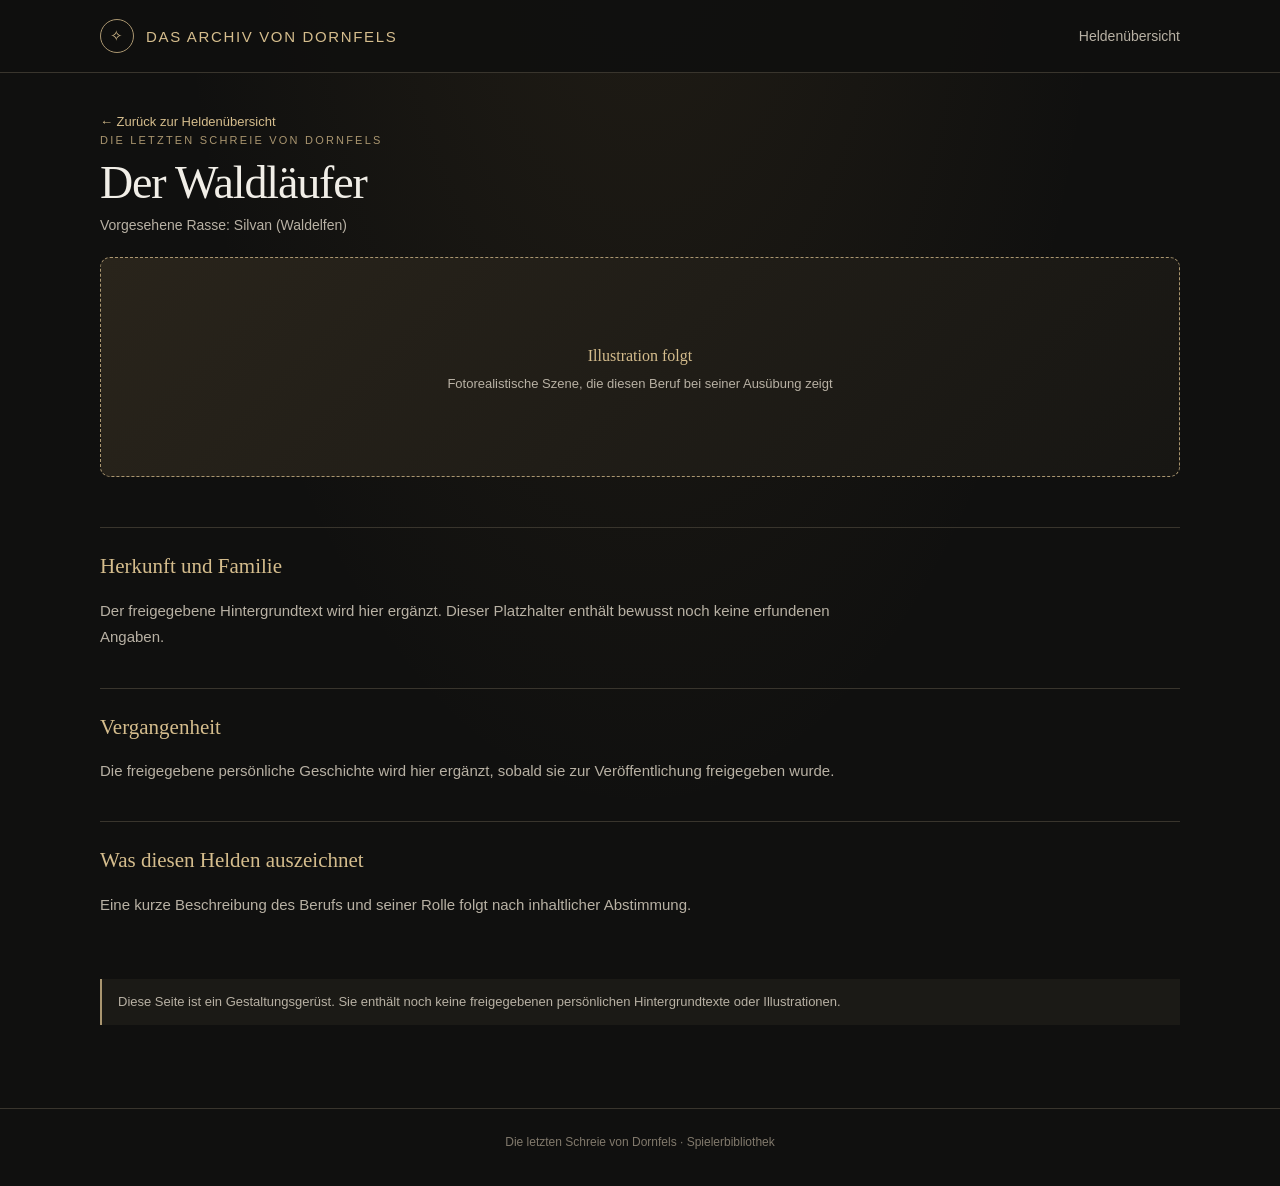
<file: charaktere/waldlaeufer.html>
<!doctype html>
<html lang="de"><head><meta charset="utf-8"><meta name="viewport" content="width=device-width, initial-scale=1"><meta name="theme-color" content="#11100e"><title>Der Waldläufer – Die Helden von Dornfels</title><link rel="stylesheet" href="../assets/site.css"></head>
<body><header><div class="wrap topbar"><a class="brand" href="../"><span class="brand-mark">✧</span><span>Das Archiv von Dornfels</span></a><nav><a href="../#hauptauswahl">Heldenübersicht</a></nav></div></header>
<main class="wrap"><section class="page-hero"><a class="back" href="../">← Zurück zur Heldenübersicht</a><div class="eyebrow">Die letzten Schreie von Dornfels</div><h1>Der Waldläufer</h1><div class="race-label">Vorgesehene Rasse: Silvan (Waldelfen)</div>
<div class="image-placeholder" role="img" aria-label="Platzhalter für eine fotorealistische Berufsszene"><div>Illustration folgt<span>Fotorealistische Szene, die diesen Beruf bei seiner Ausübung zeigt</span></div></div>
</section>
<section class="content-section"><h2>Herkunft und Familie</h2><p>Der freigegebene Hintergrundtext wird hier ergänzt. Dieser Platzhalter enthält bewusst noch keine erfundenen Angaben.</p></section>
<section class="content-section"><h2>Vergangenheit</h2><p>Die freigegebene persönliche Geschichte wird hier ergänzt, sobald sie zur Veröffentlichung freigegeben wurde.</p></section>
<section class="content-section"><h2>Was diesen Helden auszeichnet</h2><p>Eine kurze Beschreibung des Berufs und seiner Rolle folgt nach inhaltlicher Abstimmung.</p></section>
<p class="notice">Diese Seite ist ein Gestaltungsgerüst. Sie enthält noch keine freigegebenen persönlichen Hintergrundtexte oder Illustrationen.</p>
</main><footer><div class="wrap">Die letzten Schreie von Dornfels · Spielerbibliothek</div></footer></body></html>
</file>
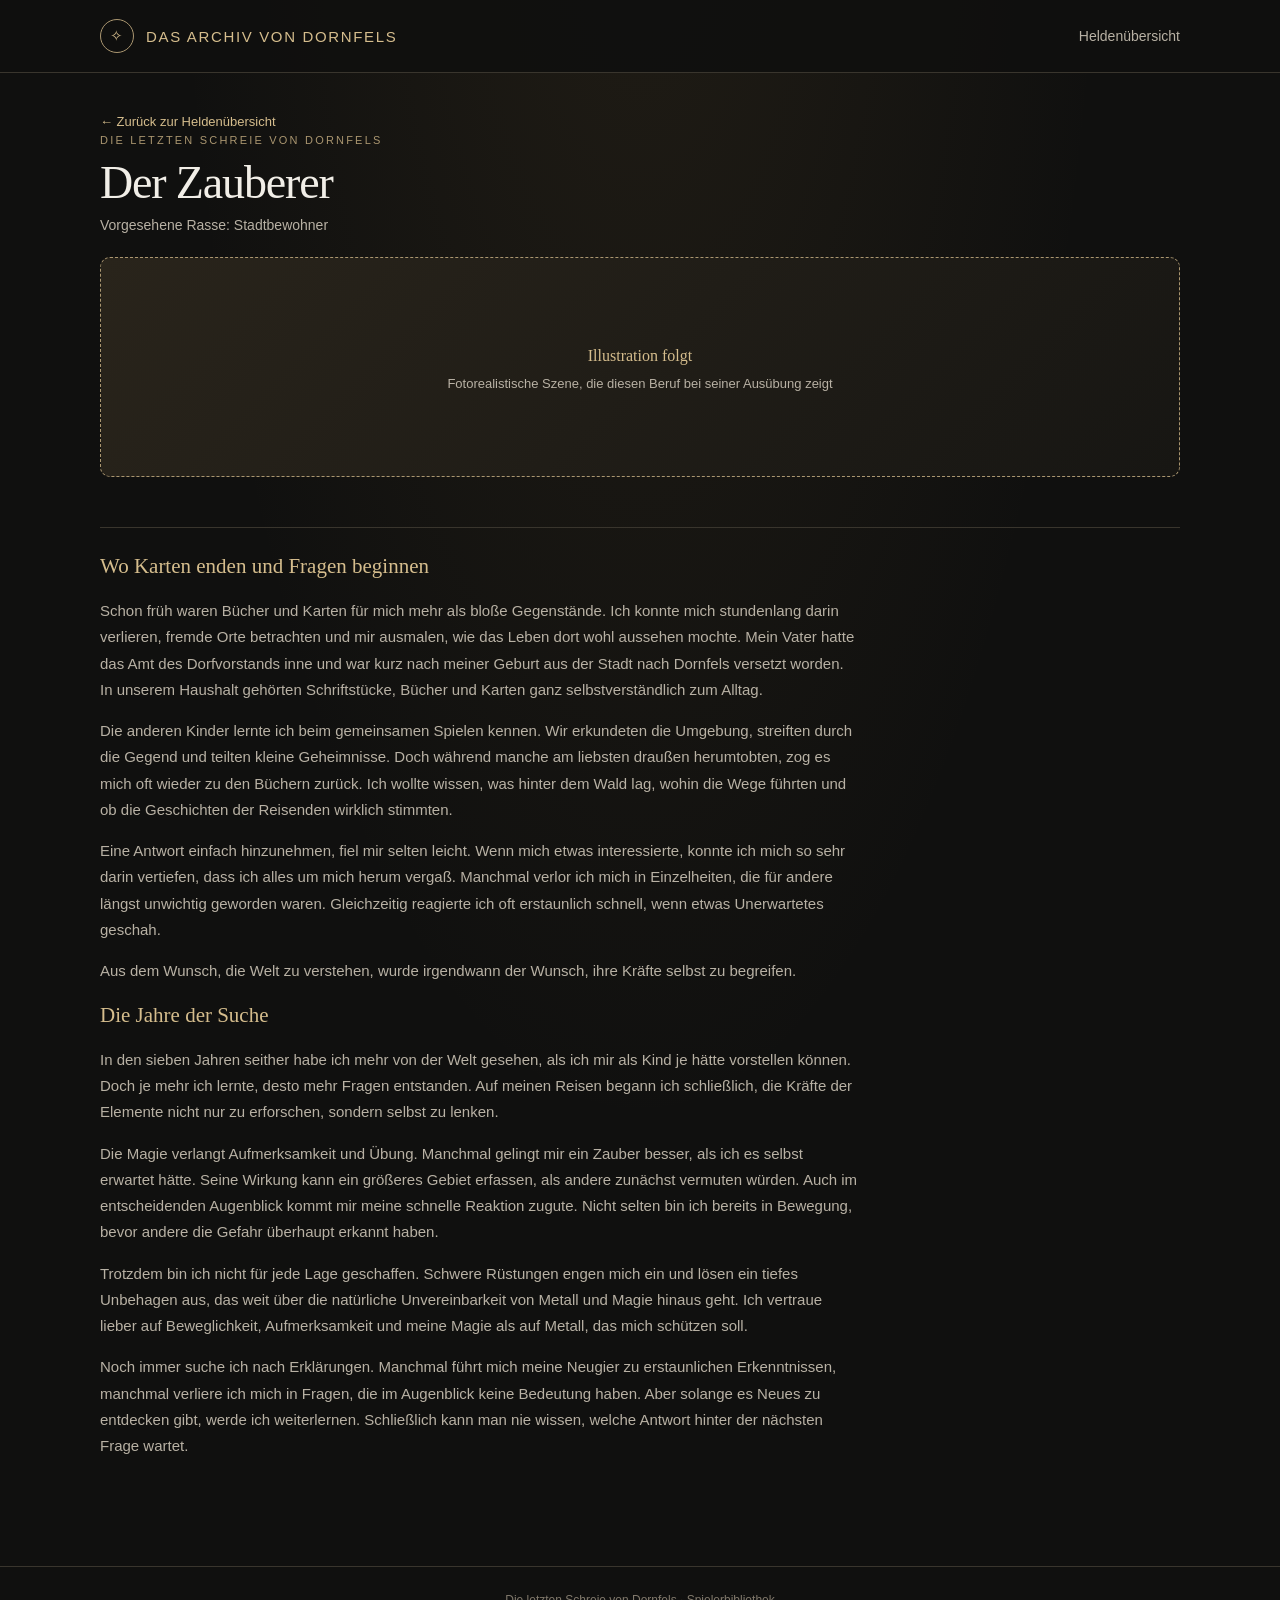
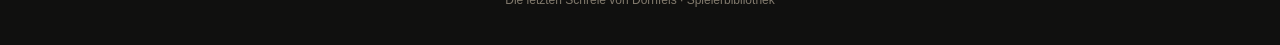
<file: charaktere/zauberer.html>
<!doctype html>
<html lang="de">
<head>
<meta charset="utf-8">
<meta name="viewport" content="width=device-width, initial-scale=1">
<meta name="theme-color" content="#11100e">
<title>Der Zauberer – Die Helden von Dornfels</title>
<link rel="stylesheet" href="../assets/site.css">
</head>
<body>
<header>
  <div class="wrap topbar">
    <a class="brand" href="../"><span class="brand-mark">✧</span><span>Das Archiv von Dornfels</span></a>
    <nav><a href="../#hauptauswahl">Heldenübersicht</a></nav>
  </div>
</header>
<main class="wrap">
  <section class="page-hero">
    <a class="back" href="../">← Zurück zur Heldenübersicht</a>
    <div class="eyebrow">Die letzten Schreie von Dornfels</div>
    <h1>Der Zauberer</h1>
    <div class="race-label">Vorgesehene Rasse: Stadtbewohner</div>
    <div class="image-placeholder" role="img" aria-label="Platzhalter für eine fotorealistische Berufsszene"><div>Illustration folgt<span>Fotorealistische Szene, die diesen Beruf bei seiner Ausübung zeigt</span></div></div>
  </section>
  <section class="content-section" id="background-story" hidden aria-live="polite">
    <div id="background-story-content"></div>
  </section>
  <script>
    (async () => {
      const section = document.getElementById("background-story");
      const target = document.getElementById("background-story-content");
      try {
        const response = await fetch("../content/zauberer.md", { cache: "no-store" });
        if (!response.ok) return;
        const markdown = await response.text();
        const lines = markdown.split(/\r?\n/);
        let paragraph = [];
        const flushParagraph = () => {
          if (!paragraph.length) return;
          const p = document.createElement("p");
          p.textContent = paragraph.join(" ");
          target.appendChild(p);
          paragraph = [];
        };
        for (const line of lines) {
          if (line.startsWith("## ")) {
            flushParagraph();
            const heading = document.createElement("h2");
            heading.textContent = line.slice(3);
            target.appendChild(heading);
          } else if (line.startsWith("# ")) {
            flushParagraph();
            const heading = document.createElement("h2");
            heading.textContent = line.slice(2);
            target.appendChild(heading);
          } else if (!line.trim()) {
            flushParagraph();
          } else {
            paragraph.push(line.trim());
          }
        }
        flushParagraph();
        if (target.childElementCount) section.hidden = false;
      } catch (error) {
        console.error("Die Zauberer-Hintergrundgeschichte konnte nicht geladen werden.", error);
      }
    })();
  </script>
</main>
<footer><div class="wrap">Die letzten Schreie von Dornfels · Spielerbibliothek</div></footer>
</body>
</html>
</file>
<file: assets/site.css>
:root{color-scheme:dark;--bg:#10100f;--panel:#171613;--panel-hover:#211e18;--line:#39352d;--gold:#d5bd8d;--gold-soft:#aa9670;--text:#f1eee7;--muted:#b8b1a4;--subtle:#81796c;--max:1080px}
*{box-sizing:border-box}html{scroll-behavior:smooth}body{margin:0;background:radial-gradient(ellipse at 50% -18%,rgba(151,119,65,.13),transparent 52%),var(--bg);color:var(--text);font:16px/1.55 Georgia,"Times New Roman",serif}a{color:inherit}.wrap{width:min(var(--max),calc(100% - 40px));margin-inline:auto}header{border-bottom:1px solid var(--line);background:rgba(16,16,15,.92)}.topbar{min-height:72px;display:flex;align-items:center;justify-content:space-between;gap:20px}.brand{display:flex;align-items:center;gap:12px;text-decoration:none;font:15px Arial,sans-serif;letter-spacing:.11em;text-transform:uppercase;color:var(--gold)}.brand-mark{width:34px;height:34px;display:grid;place-items:center;border:1px solid var(--gold-soft);border-radius:50%}nav{display:flex;gap:24px}nav a{color:var(--muted);text-decoration:none;font:14px Arial,sans-serif}nav a:hover,nav a:focus-visible{color:var(--gold)}.hero{padding:clamp(48px,8vw,88px) 0 44px;text-align:center}.eyebrow{color:var(--gold-soft);text-transform:uppercase;letter-spacing:.2em;font:11px Arial,sans-serif}h1{margin:12px 0 10px;font-size:clamp(32px,5vw,54px);line-height:1.08;font-weight:500;letter-spacing:-.025em}.hero p{max-width:620px;margin:0 auto;color:var(--muted);font:16px/1.7 Arial,sans-serif}.ornament{display:flex;align-items:center;gap:14px;justify-content:center;width:min(300px,70%);margin:28px auto 0;color:var(--gold-soft)}.ornament:before,.ornament:after{content:"";height:1px;background:var(--line);flex:1}main{padding-bottom:70px}.section-head{display:flex;align-items:baseline;justify-content:space-between;gap:16px;margin:22px 0 18px}h2{margin:0;color:var(--gold);font-size:21px;font-weight:500}.section-note{color:var(--subtle);font:12px Arial,sans-serif}.grid{display:grid;grid-template-columns:repeat(3,minmax(0,1fr));gap:12px}.card{display:flex;align-items:flex-start;gap:15px;min-height:112px;padding:20px 18px;border:1px solid var(--line);border-radius:9px;background:linear-gradient(145deg,rgba(255,255,255,.025),transparent 65%),var(--panel);text-decoration:none;transition:border-color .18s,background .18s,transform .18s}.card:hover,.card:focus-visible{border-color:var(--gold-soft);background:var(--panel-hover);transform:translateY(-2px);outline:none}.icon{width:34px;height:34px;flex:0 0 34px;color:var(--gold);margin-top:1px}.icon svg{width:100%;height:100%;fill:none;stroke:currentColor;stroke-width:1.65;stroke-linecap:round;stroke-linejoin:round}.card-copy strong{display:block;margin:0 0 4px;font-size:17px;font-weight:600}.card small{display:block;color:var(--muted);font:13px/1.4 Arial,sans-serif}.divider{border:0;border-top:1px solid var(--line);margin:40px 0 30px}.secondary .card{min-height:94px;padding-block:16px}.notice{margin-top:24px;padding:13px 16px;border-left:2px solid var(--gold-soft);background:rgba(213,189,141,.055);color:var(--muted);font:13px/1.55 Arial,sans-serif}.page-hero{padding:36px 0 26px}.back{color:var(--gold);font:13px Arial,sans-serif;text-decoration:none}.page-hero h1{font-size:clamp(30px,4vw,46px)}.race-label{color:var(--muted);font:14px Arial,sans-serif}.image-placeholder{min-height:220px;display:grid;place-items:center;margin:24px 0;border:1px dashed var(--gold-soft);border-radius:10px;background:linear-gradient(135deg,#29241b,#171613);color:var(--gold);text-align:center;padding:24px}.image-placeholder span{display:block;color:var(--muted);font:13px Arial,sans-serif;margin-top:8px}.content-section{padding:22px 0;border-top:1px solid var(--line)}.content-section h2{margin-bottom:10px}.content-section p{max-width:760px;color:var(--muted);font:15px/1.75 Arial,sans-serif}footer{border-top:1px solid var(--line);padding:24px 0 34px;color:var(--subtle);text-align:center;font:12px/1.6 Arial,sans-serif}
@media(max-width:760px){.grid{grid-template-columns:repeat(2,minmax(0,1fr))}.wrap{width:min(100% - 28px,var(--max))}}@media(max-width:480px){.topbar{min-height:62px}.brand{font-size:11px;letter-spacing:.08em;gap:8px}.brand-mark{width:29px;height:29px}nav{gap:12px}nav a{font-size:11px}.hero{padding:46px 0 34px}.hero p{font-size:14px}.grid{gap:8px}.card{min-height:100px;padding:14px 11px;gap:10px}.icon{width:28px;height:28px;flex-basis:28px}.card-copy strong{font-size:14px}.card small{font-size:11px}.section-head{align-items:flex-start;flex-direction:column;gap:4px}.image-placeholder{min-height:170px}}@media(prefers-reduced-motion:reduce){*,*:before,*:after{scroll-behavior:auto!important;transition:none!important}}
/* Charaktere ohne freigegebene Hintergrundgeschichte bleiben sichtbar, sind aber nicht auswählbar. */
.card.is-unavailable {
  opacity: .42;
  filter: grayscale(1);
  cursor: not-allowed;
  pointer-events: none;
  transform: none;
}
.card.is-unavailable:hover,
.card.is-unavailable:focus-visible {
  border-color: var(--line);
  background: var(--panel);
}
.card .story-status {
  margin-top: 7px;
  color: var(--subtle);
  font-size: 11px;
  font-style: italic;
}

/* Charakterbilder passen sich der verfügbaren Breite an, ohne verzerrt zu werden. */
.character-image {
  display: block;
  width: 100%;
  max-width: 100%;
  height: auto;
  margin: 24px 0;
  border-radius: 10px;
}
</file>
